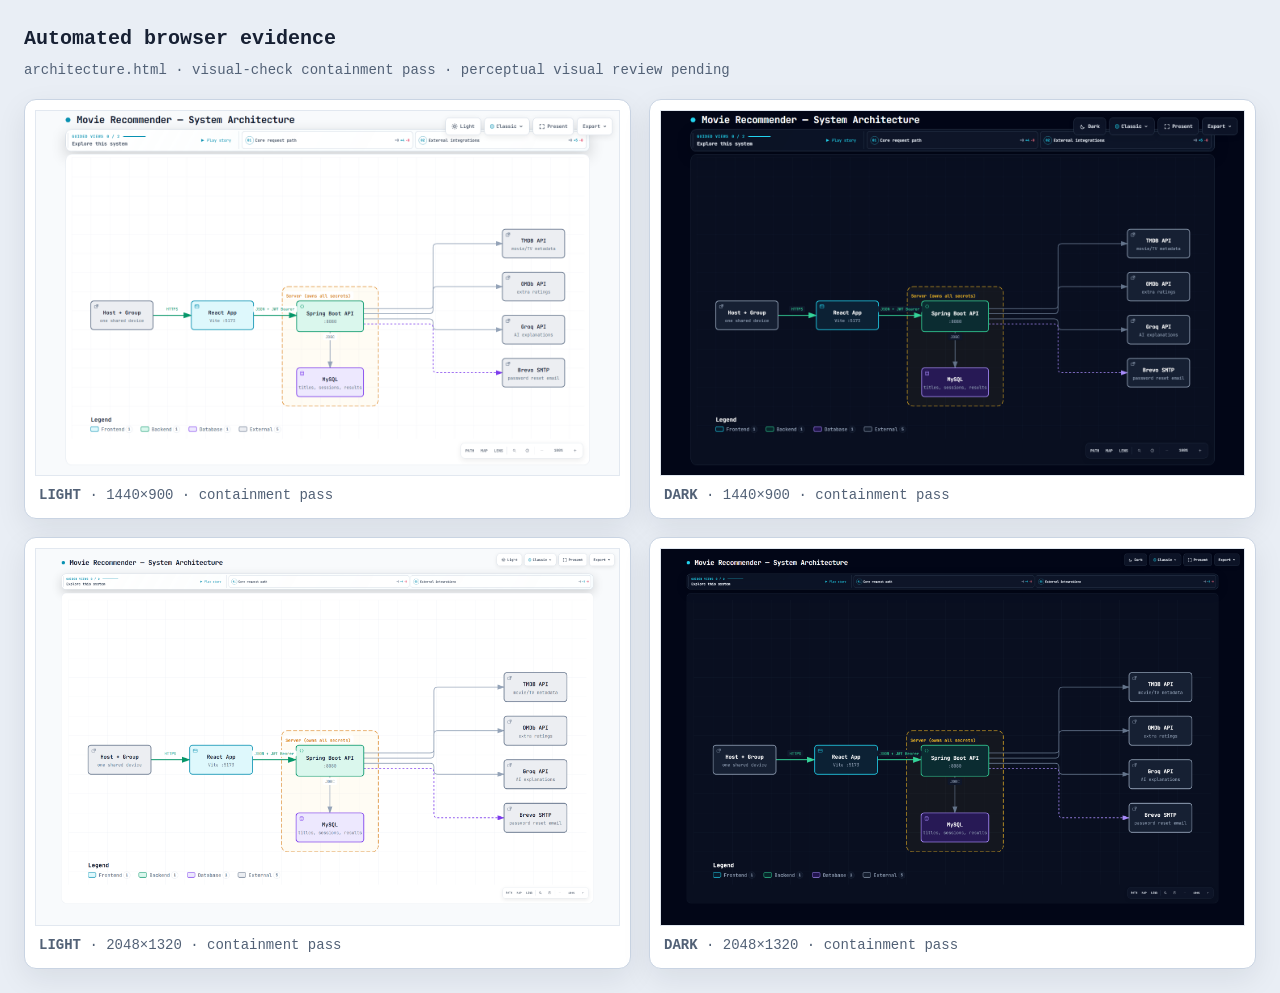
<file: diagrams/architecture.visual-check.html>
<!doctype html>
<html lang="en">
<head>
<meta charset="utf-8">
<meta name="viewport" content="width=device-width,initial-scale=1">
<title>Archify automated browser evidence · architecture.html</title>
<style>
*{box-sizing:border-box}body{margin:0;padding:24px;background:#e9eef5;color:#172033;font:14px/1.5 ui-monospace,SFMono-Regular,Menlo,Consolas,monospace}header{max-width:1500px;margin:0 auto 18px}h1{margin:0 0 6px;font-size:20px}p{margin:0;color:#526176}.grid{max-width:1500px;margin:auto;display:grid;grid-template-columns:repeat(2,minmax(0,1fr));gap:18px}figure{margin:0;padding:10px;background:white;border:1px solid #c9d4e3;border-radius:12px;box-shadow:0 10px 30px rgba(15,23,42,.08)}img{display:block;width:100%;height:auto;border:1px solid #e2e8f0}figcaption{padding:9px 4px 2px;color:#526176}@media(max-width:900px){.grid{grid-template-columns:1fr}}
</style>
</head>
<body>
<header><h1>Automated browser evidence</h1><p>architecture.html · visual-check containment pass · perceptual visual review pending</p></header>
<main class="grid">
      <figure>
        <img src="architecture.visual-check.1440x900.light.png" alt="light 1440 by 900">
        <figcaption><strong>LIGHT</strong> · 1440×900 · containment pass</figcaption>
      </figure>
      <figure>
        <img src="architecture.visual-check.1440x900.dark.png" alt="dark 1440 by 900">
        <figcaption><strong>DARK</strong> · 1440×900 · containment pass</figcaption>
      </figure>
      <figure>
        <img src="architecture.visual-check.2048x1320.light.png" alt="light 2048 by 1320">
        <figcaption><strong>LIGHT</strong> · 2048×1320 · containment pass</figcaption>
      </figure>
      <figure>
        <img src="architecture.visual-check.2048x1320.dark.png" alt="dark 2048 by 1320">
        <figcaption><strong>DARK</strong> · 2048×1320 · containment pass</figcaption>
      </figure>
</main>
</body>
</html>
</file>
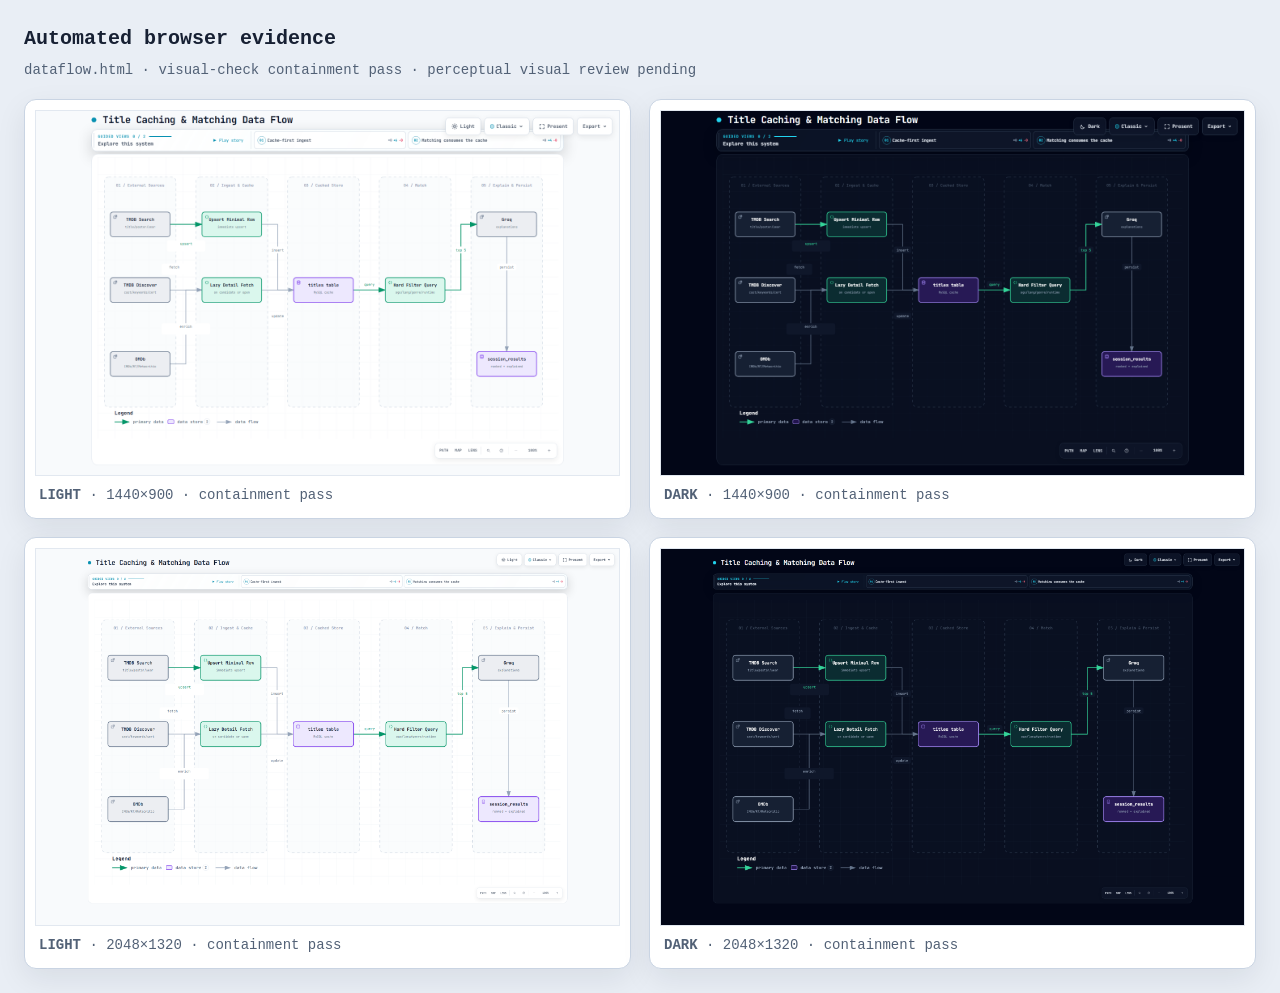
<file: diagrams/dataflow.visual-check.html>
<!doctype html>
<html lang="en">
<head>
<meta charset="utf-8">
<meta name="viewport" content="width=device-width,initial-scale=1">
<title>Archify automated browser evidence · dataflow.html</title>
<style>
*{box-sizing:border-box}body{margin:0;padding:24px;background:#e9eef5;color:#172033;font:14px/1.5 ui-monospace,SFMono-Regular,Menlo,Consolas,monospace}header{max-width:1500px;margin:0 auto 18px}h1{margin:0 0 6px;font-size:20px}p{margin:0;color:#526176}.grid{max-width:1500px;margin:auto;display:grid;grid-template-columns:repeat(2,minmax(0,1fr));gap:18px}figure{margin:0;padding:10px;background:white;border:1px solid #c9d4e3;border-radius:12px;box-shadow:0 10px 30px rgba(15,23,42,.08)}img{display:block;width:100%;height:auto;border:1px solid #e2e8f0}figcaption{padding:9px 4px 2px;color:#526176}@media(max-width:900px){.grid{grid-template-columns:1fr}}
</style>
</head>
<body>
<header><h1>Automated browser evidence</h1><p>dataflow.html · visual-check containment pass · perceptual visual review pending</p></header>
<main class="grid">
      <figure>
        <img src="dataflow.visual-check.1440x900.light.png" alt="light 1440 by 900">
        <figcaption><strong>LIGHT</strong> · 1440×900 · containment pass</figcaption>
      </figure>
      <figure>
        <img src="dataflow.visual-check.1440x900.dark.png" alt="dark 1440 by 900">
        <figcaption><strong>DARK</strong> · 1440×900 · containment pass</figcaption>
      </figure>
      <figure>
        <img src="dataflow.visual-check.2048x1320.light.png" alt="light 2048 by 1320">
        <figcaption><strong>LIGHT</strong> · 2048×1320 · containment pass</figcaption>
      </figure>
      <figure>
        <img src="dataflow.visual-check.2048x1320.dark.png" alt="dark 2048 by 1320">
        <figcaption><strong>DARK</strong> · 2048×1320 · containment pass</figcaption>
      </figure>
</main>
</body>
</html>
</file>
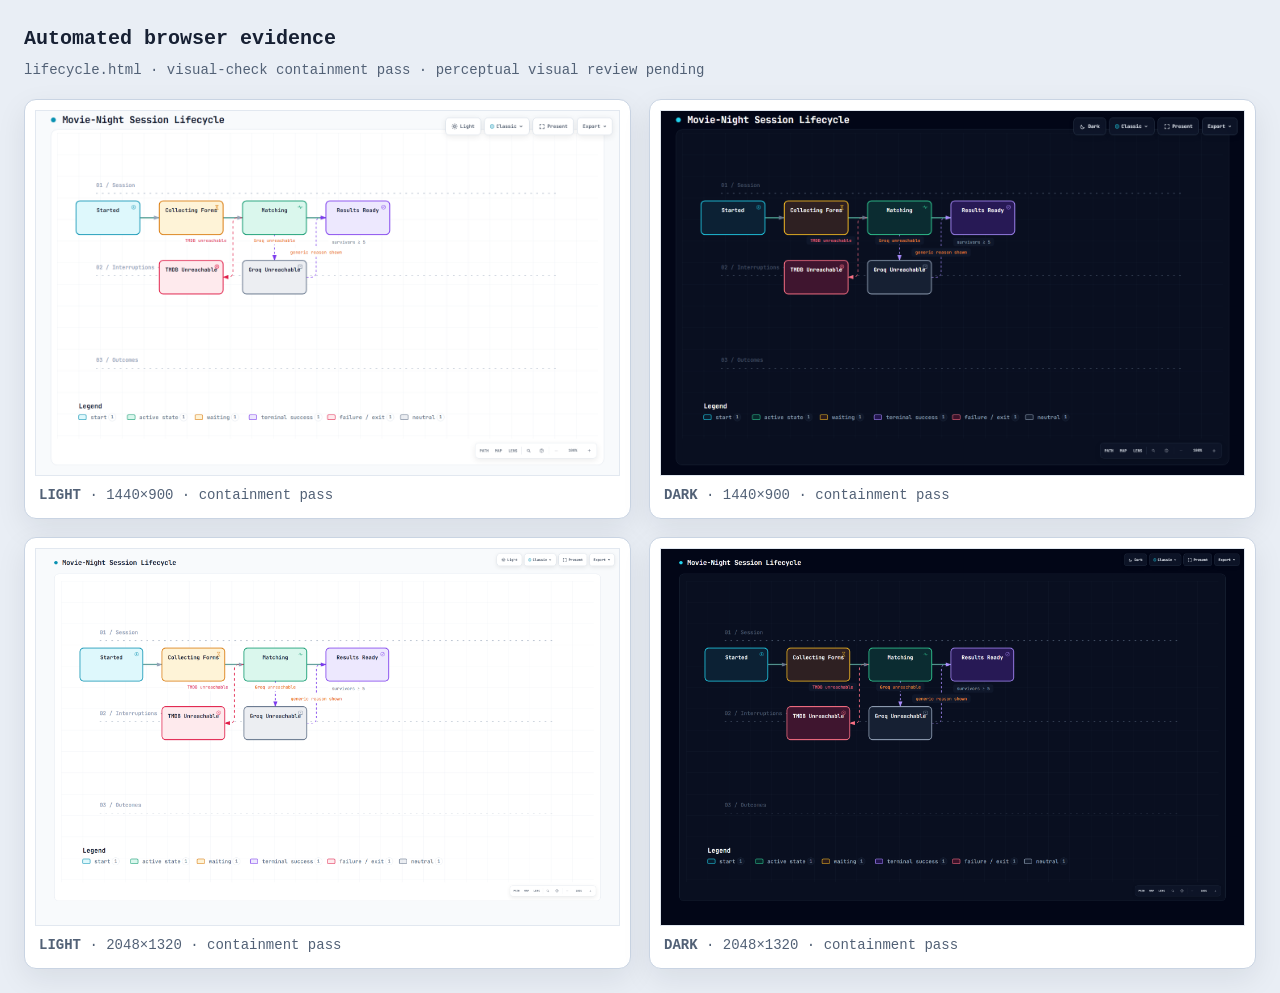
<file: diagrams/lifecycle.visual-check.html>
<!doctype html>
<html lang="en">
<head>
<meta charset="utf-8">
<meta name="viewport" content="width=device-width,initial-scale=1">
<title>Archify automated browser evidence · lifecycle.html</title>
<style>
*{box-sizing:border-box}body{margin:0;padding:24px;background:#e9eef5;color:#172033;font:14px/1.5 ui-monospace,SFMono-Regular,Menlo,Consolas,monospace}header{max-width:1500px;margin:0 auto 18px}h1{margin:0 0 6px;font-size:20px}p{margin:0;color:#526176}.grid{max-width:1500px;margin:auto;display:grid;grid-template-columns:repeat(2,minmax(0,1fr));gap:18px}figure{margin:0;padding:10px;background:white;border:1px solid #c9d4e3;border-radius:12px;box-shadow:0 10px 30px rgba(15,23,42,.08)}img{display:block;width:100%;height:auto;border:1px solid #e2e8f0}figcaption{padding:9px 4px 2px;color:#526176}@media(max-width:900px){.grid{grid-template-columns:1fr}}
</style>
</head>
<body>
<header><h1>Automated browser evidence</h1><p>lifecycle.html · visual-check containment pass · perceptual visual review pending</p></header>
<main class="grid">
      <figure>
        <img src="lifecycle.visual-check.1440x900.light.png" alt="light 1440 by 900">
        <figcaption><strong>LIGHT</strong> · 1440×900 · containment pass</figcaption>
      </figure>
      <figure>
        <img src="lifecycle.visual-check.1440x900.dark.png" alt="dark 1440 by 900">
        <figcaption><strong>DARK</strong> · 1440×900 · containment pass</figcaption>
      </figure>
      <figure>
        <img src="lifecycle.visual-check.2048x1320.light.png" alt="light 2048 by 1320">
        <figcaption><strong>LIGHT</strong> · 2048×1320 · containment pass</figcaption>
      </figure>
      <figure>
        <img src="lifecycle.visual-check.2048x1320.dark.png" alt="dark 2048 by 1320">
        <figcaption><strong>DARK</strong> · 2048×1320 · containment pass</figcaption>
      </figure>
</main>
</body>
</html>
</file>
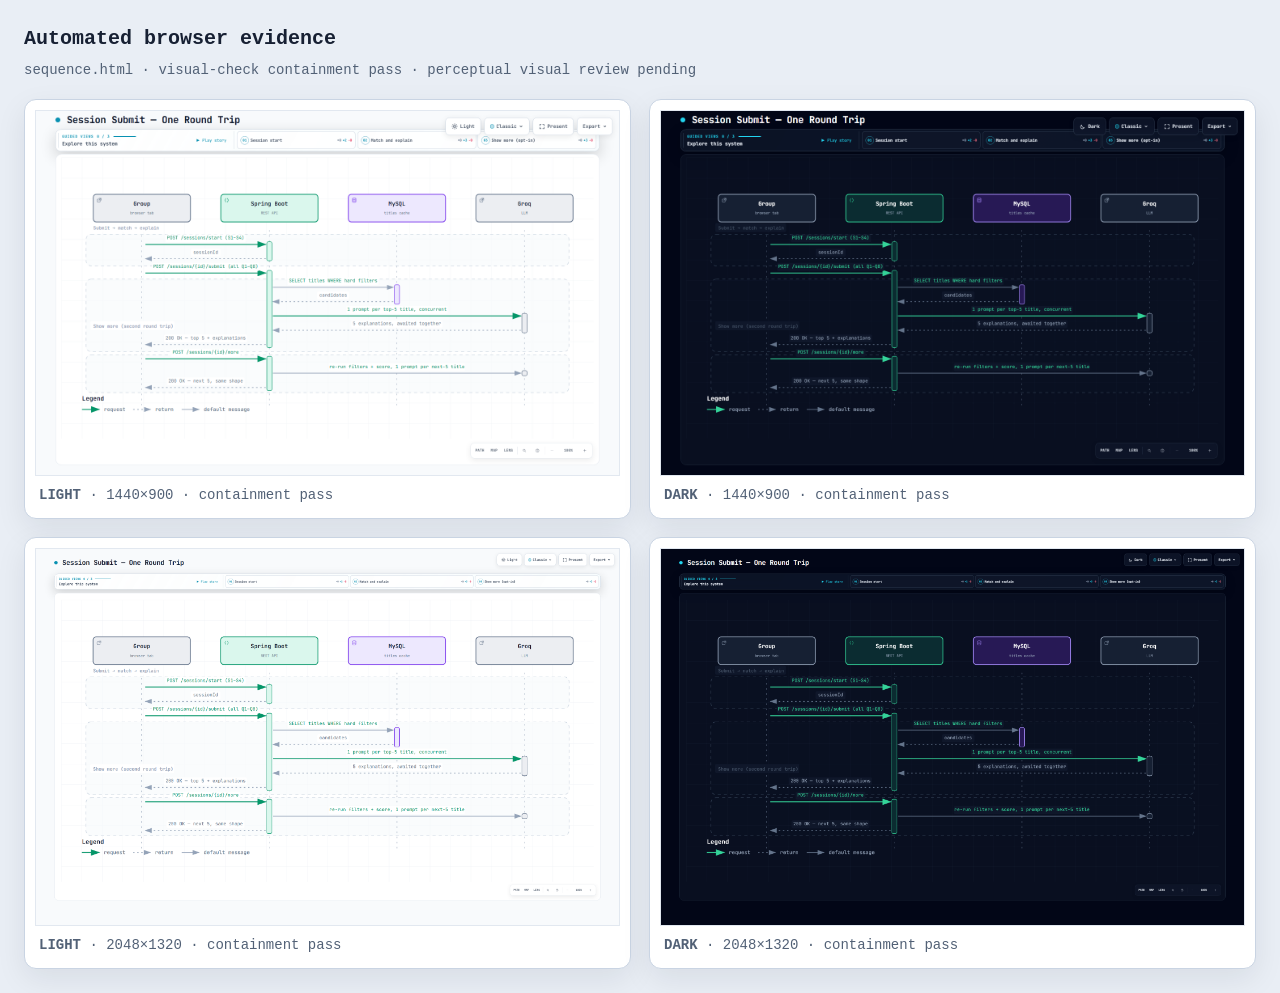
<file: diagrams/sequence.visual-check.html>
<!doctype html>
<html lang="en">
<head>
<meta charset="utf-8">
<meta name="viewport" content="width=device-width,initial-scale=1">
<title>Archify automated browser evidence · sequence.html</title>
<style>
*{box-sizing:border-box}body{margin:0;padding:24px;background:#e9eef5;color:#172033;font:14px/1.5 ui-monospace,SFMono-Regular,Menlo,Consolas,monospace}header{max-width:1500px;margin:0 auto 18px}h1{margin:0 0 6px;font-size:20px}p{margin:0;color:#526176}.grid{max-width:1500px;margin:auto;display:grid;grid-template-columns:repeat(2,minmax(0,1fr));gap:18px}figure{margin:0;padding:10px;background:white;border:1px solid #c9d4e3;border-radius:12px;box-shadow:0 10px 30px rgba(15,23,42,.08)}img{display:block;width:100%;height:auto;border:1px solid #e2e8f0}figcaption{padding:9px 4px 2px;color:#526176}@media(max-width:900px){.grid{grid-template-columns:1fr}}
</style>
</head>
<body>
<header><h1>Automated browser evidence</h1><p>sequence.html · visual-check containment pass · perceptual visual review pending</p></header>
<main class="grid">
      <figure>
        <img src="sequence.visual-check.1440x900.light.png" alt="light 1440 by 900">
        <figcaption><strong>LIGHT</strong> · 1440×900 · containment pass</figcaption>
      </figure>
      <figure>
        <img src="sequence.visual-check.1440x900.dark.png" alt="dark 1440 by 900">
        <figcaption><strong>DARK</strong> · 1440×900 · containment pass</figcaption>
      </figure>
      <figure>
        <img src="sequence.visual-check.2048x1320.light.png" alt="light 2048 by 1320">
        <figcaption><strong>LIGHT</strong> · 2048×1320 · containment pass</figcaption>
      </figure>
      <figure>
        <img src="sequence.visual-check.2048x1320.dark.png" alt="dark 2048 by 1320">
        <figcaption><strong>DARK</strong> · 2048×1320 · containment pass</figcaption>
      </figure>
</main>
</body>
</html>
</file>
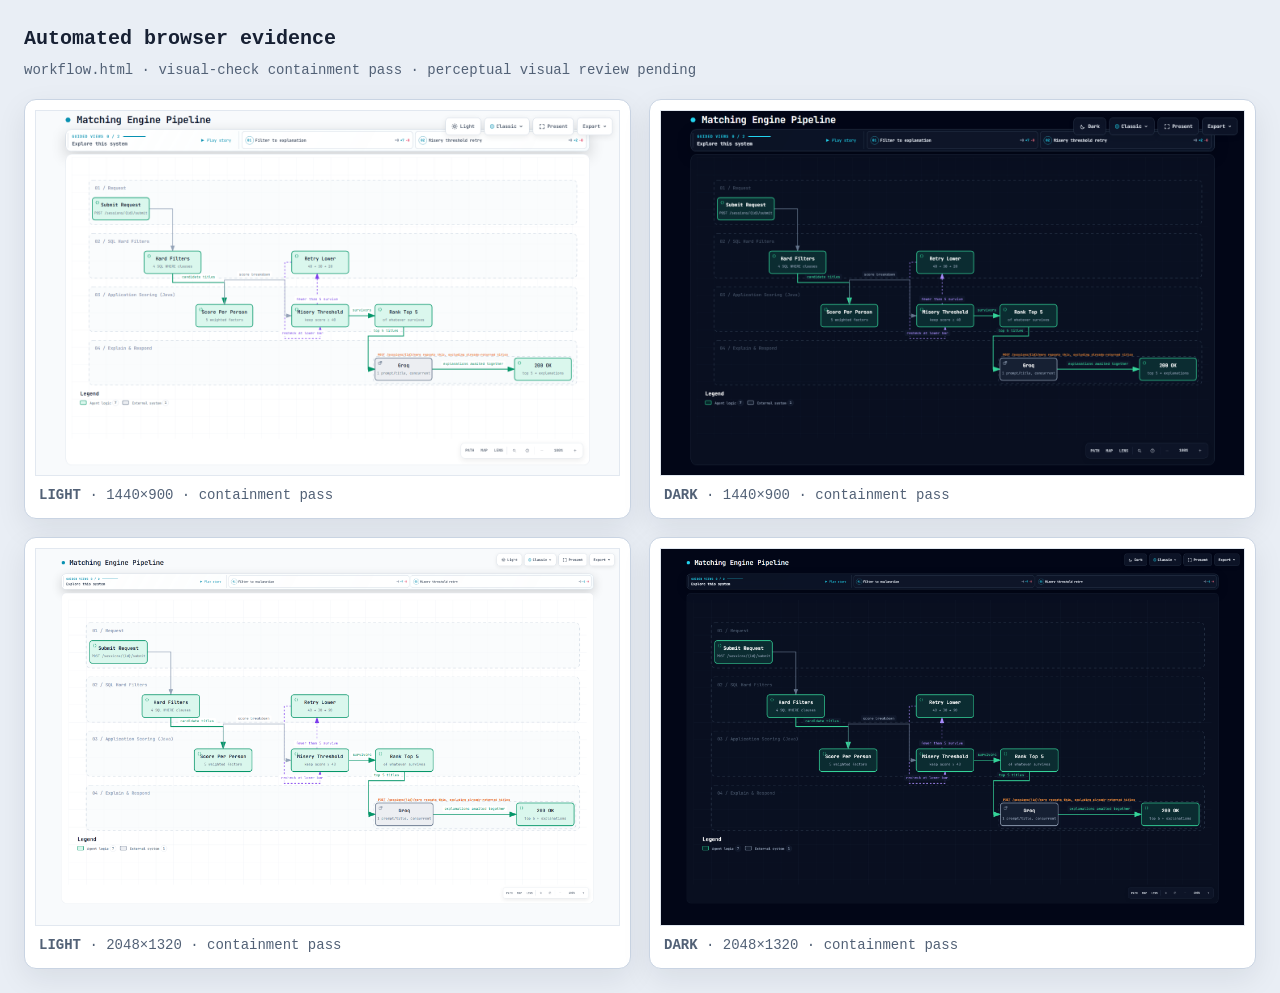
<file: diagrams/workflow.visual-check.html>
<!doctype html>
<html lang="en">
<head>
<meta charset="utf-8">
<meta name="viewport" content="width=device-width,initial-scale=1">
<title>Archify automated browser evidence · workflow.html</title>
<style>
*{box-sizing:border-box}body{margin:0;padding:24px;background:#e9eef5;color:#172033;font:14px/1.5 ui-monospace,SFMono-Regular,Menlo,Consolas,monospace}header{max-width:1500px;margin:0 auto 18px}h1{margin:0 0 6px;font-size:20px}p{margin:0;color:#526176}.grid{max-width:1500px;margin:auto;display:grid;grid-template-columns:repeat(2,minmax(0,1fr));gap:18px}figure{margin:0;padding:10px;background:white;border:1px solid #c9d4e3;border-radius:12px;box-shadow:0 10px 30px rgba(15,23,42,.08)}img{display:block;width:100%;height:auto;border:1px solid #e2e8f0}figcaption{padding:9px 4px 2px;color:#526176}@media(max-width:900px){.grid{grid-template-columns:1fr}}
</style>
</head>
<body>
<header><h1>Automated browser evidence</h1><p>workflow.html · visual-check containment pass · perceptual visual review pending</p></header>
<main class="grid">
      <figure>
        <img src="workflow.visual-check.1440x900.light.png" alt="light 1440 by 900">
        <figcaption><strong>LIGHT</strong> · 1440×900 · containment pass</figcaption>
      </figure>
      <figure>
        <img src="workflow.visual-check.1440x900.dark.png" alt="dark 1440 by 900">
        <figcaption><strong>DARK</strong> · 1440×900 · containment pass</figcaption>
      </figure>
      <figure>
        <img src="workflow.visual-check.2048x1320.light.png" alt="light 2048 by 1320">
        <figcaption><strong>LIGHT</strong> · 2048×1320 · containment pass</figcaption>
      </figure>
      <figure>
        <img src="workflow.visual-check.2048x1320.dark.png" alt="dark 2048 by 1320">
        <figcaption><strong>DARK</strong> · 2048×1320 · containment pass</figcaption>
      </figure>
</main>
</body>
</html>
</file>
